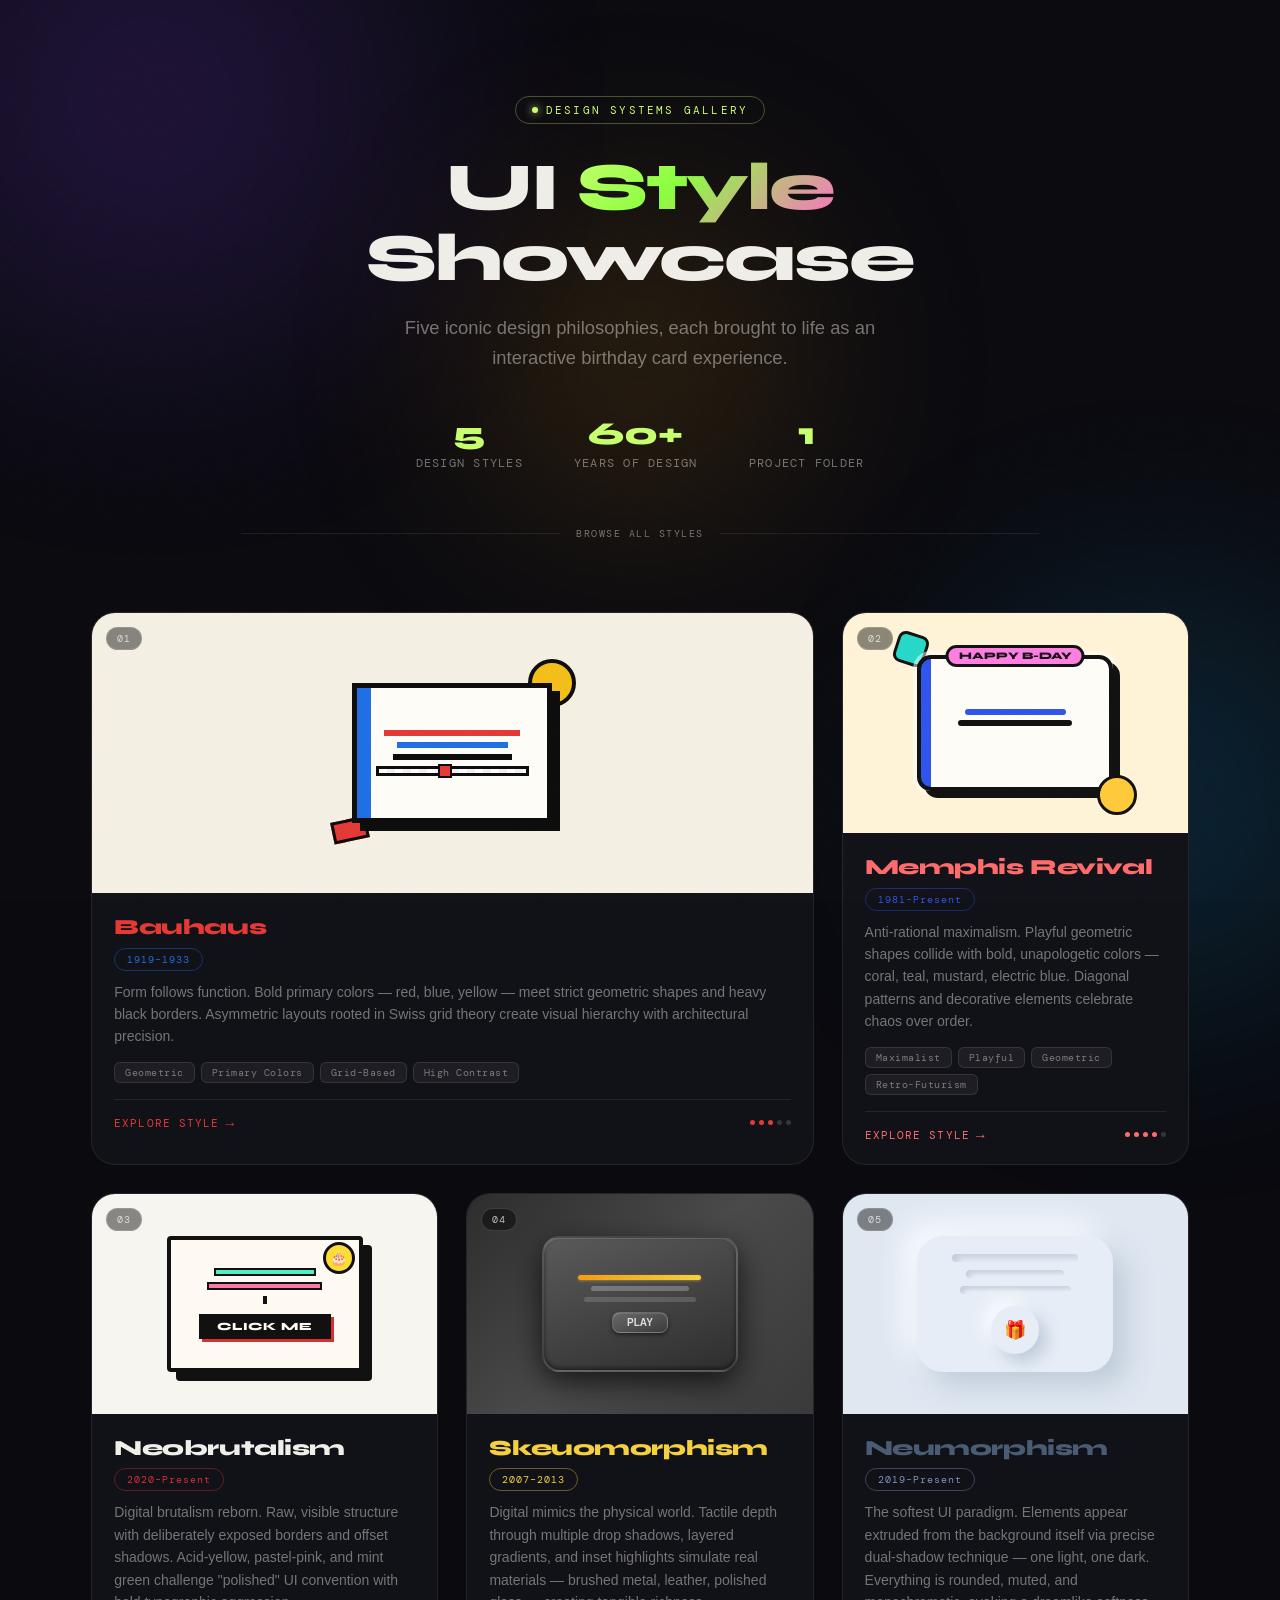
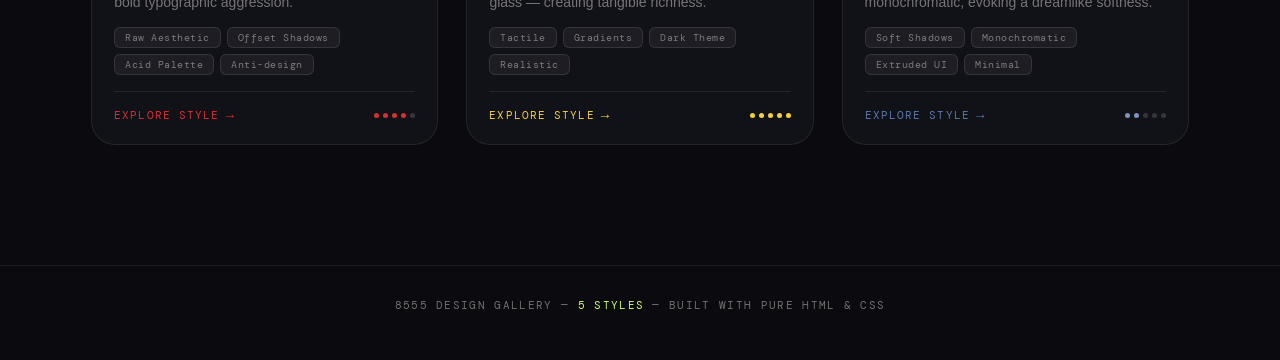
<file: index.html>
<!DOCTYPE html>
<html lang="en">
<head>
  <meta charset="UTF-8" />
  <meta name="viewport" content="width=device-width, initial-scale=1.0" />
  <title>UI Style Gallery — Design Showcase</title>
  <meta name="description" content="Explore 5 iconic UI design styles: Bauhaus, Memphis Revival, Neobrutalism, Skeuomorphism, and Neumorphism — each beautifully showcased as an interactive tile." />
  <link rel="preconnect" href="https://fonts.googleapis.com" />
  <link rel="preconnect" href="https://fonts.gstatic.com" crossorigin />
  <link href="https://fonts.googleapis.com/css2?family=Syne:wght@400;600;700;800&family=DM+Mono:ital@0;1&family=Cabinet+Grotesk:wght@400;500;700;900&display=swap" rel="stylesheet" />

  <style>
    /* ────────────────────────────────────────────────
       RESET & TOKENS
    ──────────────────────────────────────────────── */
    *, *::before, *::after { box-sizing: border-box; margin: 0; padding: 0; }

    :root {
      --bg: #0a0a0f;
      --surface: #111118;
      --border: rgba(255,255,255,0.08);
      --text-primary: #f0eee8;
      --text-muted: rgba(240,238,232,0.45);
      --accent: #c8ff6e;
      --accent2: #ff6ec8;
      --gutter: clamp(20px, 4vw, 60px);
      --radius-card: 24px;
      --font-display: 'Syne', sans-serif;
      --font-body: 'Cabinet Grotesk', sans-serif;
      --font-mono: 'DM Mono', monospace;
    }

    html { scroll-behavior: smooth; }

    body {
      background: var(--bg);
      color: var(--text-primary);
      font-family: var(--font-body);
      min-height: 100vh;
      overflow-x: hidden;
    }

    /* ────────────────────────────────────────────────
       NOISE GRAIN OVERLAY
    ──────────────────────────────────────────────── */
    body::before {
      content: '';
      position: fixed;
      inset: 0;
      background-image: url("data:image/svg+xml,%3Csvg viewBox='0 0 256 256' xmlns='http://www.w3.org/2000/svg'%3E%3Cfilter id='noise'%3E%3CfeTurbulence type='fractalNoise' baseFrequency='0.9' numOctaves='4' stitchTiles='stitch'/%3E%3C/filter%3E%3Crect width='100%25' height='100%25' filter='url(%23noise)' opacity='0.04'/%3E%3C/svg%3E");
      background-size: 200px;
      opacity: 0.6;
      pointer-events: none;
      z-index: 9999;
    }

    /* ────────────────────────────────────────────────
       AMBIENT GLOW BLOBS
    ──────────────────────────────────────────────── */
    .blob {
      position: fixed;
      border-radius: 50%;
      filter: blur(120px);
      opacity: 0.18;
      pointer-events: none;
      z-index: 0;
      animation: blobDrift 18s ease-in-out infinite alternate;
    }
    .blob-1 { width: 500px; height: 500px; background: #7c3aed; top: -150px; left: -100px; animation-delay: 0s; }
    .blob-2 { width: 400px; height: 400px; background: #0ea5e9; bottom: -100px; right: -80px; animation-delay: -6s; }
    .blob-3 { width: 300px; height: 300px; background: #f59e0b; top: 40%; left: 50%; transform: translate(-50%,-50%); animation-delay: -12s; }

    @keyframes blobDrift {
      from { transform: translate(0,0) scale(1); }
      to   { transform: translate(40px, 30px) scale(1.08); }
    }

    /* ────────────────────────────────────────────────
       HEADER
    ──────────────────────────────────────────────── */
    header {
      position: relative;
      z-index: 10;
      padding: clamp(48px, 8vw, 96px) var(--gutter) clamp(32px, 5vw, 56px);
      text-align: center;
    }

    .eyebrow {
      display: inline-flex;
      align-items: center;
      gap: 8px;
      font-family: var(--font-mono);
      font-size: 11px;
      letter-spacing: 0.2em;
      text-transform: uppercase;
      color: var(--accent);
      border: 1px solid rgba(200,255,110,0.3);
      border-radius: 999px;
      padding: 6px 16px;
      margin-bottom: 28px;
      animation: fadeSlideDown 0.6s ease both;
    }
    .eyebrow::before {
      content: '';
      width: 6px; height: 6px;
      border-radius: 50%;
      background: var(--accent);
      box-shadow: 0 0 8px var(--accent);
    }

    h1 {
      font-family: var(--font-display);
      font-size: clamp(2rem, 5.5vw, 4.2rem);
      font-weight: 800;
      line-height: 1.05;
      letter-spacing: -0.025em;
      animation: fadeSlideDown 0.7s ease 0.1s both;
    }

    h1 .highlight {
      background: linear-gradient(135deg, var(--accent) 0%, #8bff3d 40%, var(--accent2) 100%);
      -webkit-background-clip: text;
      -webkit-text-fill-color: transparent;
      background-clip: text;
    }

    .subtitle {
      margin-top: 20px;
      font-size: clamp(0.95rem, 2vw, 1.15rem);
      color: var(--text-muted);
      max-width: 480px;
      margin-inline: auto;
      line-height: 1.65;
      animation: fadeSlideDown 0.7s ease 0.2s both;
    }

    .header-stats {
      display: flex;
      justify-content: center;
      gap: clamp(24px, 4vw, 56px);
      margin-top: 40px;
      animation: fadeSlideDown 0.7s ease 0.3s both;
    }

    .stat {
      text-align: center;
    }
    .stat-num {
      font-family: var(--font-display);
      font-size: 2rem;
      font-weight: 800;
      color: var(--accent);
      display: block;
    }
    .stat-label {
      font-size: 0.78rem;
      letter-spacing: 0.1em;
      text-transform: uppercase;
      color: var(--text-muted);
      font-family: var(--font-mono);
    }

    /* ────────────────────────────────────────────────
       DIVIDER
    ──────────────────────────────────────────────── */
    .divider {
      position: relative;
      z-index: 10;
      max-width: 900px;
      margin: 0 auto clamp(40px, 6vw, 72px);
      padding: 0 var(--gutter);
      display: flex;
      align-items: center;
      gap: 16px;
    }
    .divider-line { flex: 1; height: 1px; background: var(--border); }
    .divider-label {
      font-family: var(--font-mono);
      font-size: 10px;
      letter-spacing: 0.15em;
      text-transform: uppercase;
      color: var(--text-muted);
      white-space: nowrap;
    }

    /* ────────────────────────────────────────────────
       GRID
    ──────────────────────────────────────────────── */
    .gallery {
      position: relative;
      z-index: 10;
      display: grid;
      grid-template-columns: repeat(auto-fill, minmax(min(340px, 100%), 1fr));
      gap: clamp(16px, 2.5vw, 28px);
      max-width: 1200px;
      margin: 0 auto;
      padding: 0 var(--gutter) clamp(60px, 10vw, 120px);
    }

    /* ────────────────────────────────────────────────
       STYLE CARD
    ──────────────────────────────────────────────── */
    .style-card {
      position: relative;
      border-radius: var(--radius-card);
      border: 1px solid var(--border);
      overflow: hidden;
      background: var(--surface);
      text-decoration: none;
      color: inherit;
      display: flex;
      flex-direction: column;
      transition: transform 0.35s cubic-bezier(0.34, 1.56, 0.64, 1),
                  box-shadow 0.35s ease,
                  border-color 0.25s ease;
      cursor: pointer;
      animation: cardReveal 0.6s ease both;
    }

    .style-card:hover {
      transform: translateY(-8px) scale(1.015);
      box-shadow: 0 32px 64px rgba(0,0,0,0.5), 0 0 0 1px rgba(255,255,255,0.12);
      border-color: rgba(255,255,255,0.18);
    }

    @keyframes cardReveal {
      from { opacity: 0; transform: translateY(30px); }
      to   { opacity: 1; transform: translateY(0); }
    }

    .style-card:nth-child(1) { animation-delay: 0.1s; }
    .style-card:nth-child(2) { animation-delay: 0.18s; }
    .style-card:nth-child(3) { animation-delay: 0.26s; }
    .style-card:nth-child(4) { animation-delay: 0.34s; }
    .style-card:nth-child(5) { animation-delay: 0.42s; }

    /* THUMBNAIL AREA */
    .card-thumb {
      position: relative;
      height: 220px;
      overflow: hidden;
      flex-shrink: 0;
    }

    .card-thumb-inner {
      position: absolute;
      inset: 0;
      display: flex;
      align-items: center;
      justify-content: center;
      transition: transform 0.45s cubic-bezier(0.25, 0.46, 0.45, 0.94);
    }

    .style-card:hover .card-thumb-inner {
      transform: scale(1.06);
    }

    /* OPEN LINK ICON */
    .card-open-btn {
      position: absolute;
      top: 14px;
      right: 14px;
      z-index: 5;
      width: 36px;
      height: 36px;
      border-radius: 50%;
      background: rgba(0,0,0,0.5);
      backdrop-filter: blur(8px);
      border: 1px solid rgba(255,255,255,0.2);
      display: flex;
      align-items: center;
      justify-content: center;
      color: #fff;
      opacity: 0;
      transform: scale(0.8);
      transition: opacity 0.25s ease, transform 0.25s ease;
    }
    .style-card:hover .card-open-btn {
      opacity: 1;
      transform: scale(1);
    }
    .card-open-btn svg { width: 15px; height: 15px; }

    /* STYLE NUMBER BADGE */
    .card-num {
      position: absolute;
      top: 14px;
      left: 14px;
      z-index: 5;
      font-family: var(--font-mono);
      font-size: 10px;
      letter-spacing: 0.1em;
      padding: 4px 10px;
      border-radius: 999px;
      background: rgba(0,0,0,0.45);
      backdrop-filter: blur(8px);
      border: 1px solid rgba(255,255,255,0.15);
      color: rgba(255,255,255,0.7);
    }

    /* CARD BODY */
    .card-body {
      padding: 22px 22px 20px;
      flex: 1;
      display: flex;
      flex-direction: column;
      gap: 10px;
    }

    .card-header-row {
      display: flex;
      flex-direction: column;
      align-items: flex-start;
      gap: 8px;
    }

    .card-title {
      font-family: var(--font-display);
      font-size: clamp(1.1rem, 4vw, 1.35rem);
      font-weight: 800;
      letter-spacing: -0.02em;
      line-height: 1.15;
      overflow-wrap: break-word;
      word-break: break-word;
      hyphens: auto;
      max-width: 100%;
    }

    .card-era {
      font-family: var(--font-mono);
      font-size: 10px;
      letter-spacing: 0.1em;
      padding: 4px 12px;
      border-radius: 999px;
      border: 1px solid;
      white-space: nowrap;
      align-self: flex-start;
    }

    .card-desc {
      font-size: 0.875rem;
      color: var(--text-muted);
      line-height: 1.6;
    }

    .card-tags {
      display: flex;
      flex-wrap: wrap;
      gap: 6px;
      margin-top: 4px;
    }

    .tag {
      font-family: var(--font-mono);
      font-size: 10px;
      padding: 3px 10px;
      border-radius: 6px;
      background: rgba(255,255,255,0.05);
      border: 1px solid rgba(255,255,255,0.1);
      color: var(--text-muted);
      letter-spacing: 0.05em;
    }

    .card-footer {
      display: flex;
      align-items: center;
      justify-content: space-between;
      margin-top: 6px;
      padding-top: 14px;
      border-top: 1px solid var(--border);
    }

    .explore-link {
      font-family: var(--font-mono);
      font-size: 11px;
      letter-spacing: 0.1em;
      text-transform: uppercase;
      display: flex;
      align-items: center;
      gap: 6px;
      transition: gap 0.2s ease;
    }
    .style-card:hover .explore-link { gap: 10px; }

    .explore-link::after {
      content: '→';
      font-size: 14px;
    }

    .complexity-dots {
      display: flex;
      gap: 4px;
      align-items: center;
    }
    .complexity-dot {
      width: 5px;
      height: 5px;
      border-radius: 50%;
      background: rgba(255,255,255,0.15);
    }


    /* ══════════════════════════════════════════════
       INDIVIDUAL CARD THEMES (thumbnail previews)
    ══════════════════════════════════════════════ */

    /* ─── 1. BAUHAUS ─── */
    .card--bauhaus .card-thumb {
      background: #f5f0e4;
    }
    .card--bauhaus .card-title { color: #e53935; }
    .card--bauhaus .card-era { color: #1f6fe5; border-color: rgba(31,111,229,0.4); }
    .card--bauhaus .explore-link { color: #e53935; }

    .bauhaus-preview {
      position: relative;
      width: 220px;
      height: 160px;
    }
    .bauhaus-preview .bh-card {
      position: absolute;
      inset: 10px;
      border: 5px solid #0c0c0c;
      background: linear-gradient(90deg, #1f6fe5 0 14px, #fffdf7 14px 100%);
      box-shadow: 8px 8px 0 #0c0c0c;
      display: flex;
      flex-direction: column;
      align-items: center;
      justify-content: center;
      gap: 6px;
      padding: 10px;
    }
    .bauhaus-preview .bh-line {
      height: 6px;
      border-radius: 0;
      background: #0c0c0c;
    }
    .bauhaus-preview .bh-line:nth-child(1) { width: 80%; background: #e53935; }
    .bauhaus-preview .bh-line:nth-child(2) { width: 65%; background: #1f6fe5; }
    .bauhaus-preview .bh-line:nth-child(3) { width: 70%; background: #0c0c0c; }
    .bauhaus-preview .bh-circle {
      position: absolute;
      width: 48px; height: 48px;
      border-radius: 50%;
      background: #f4bf18;
      border: 4px solid #0c0c0c;
      top: -14px; right: -14px;
    }
    .bauhaus-preview .bh-rect {
      position: absolute;
      width: 36px; height: 22px;
      background: #e53935;
      border: 3px solid #0c0c0c;
      bottom: -8px; left: -10px;
      transform: rotate(-12deg);
    }
    .bauhaus-preview .bh-slider {
      width: 90%;
      height: 10px;
      border: 3px solid #0c0c0c;
      border-radius: 0;
      background: repeating-linear-gradient(90deg, #fff 0 8px, #f2f2f2 8px 16px);
      position: relative;
    }
    .bauhaus-preview .bh-thumb {
      position: absolute;
      width: 14px; height: 14px;
      background: #e53935;
      border: 2px solid #0c0c0c;
      top: 50%; left: 40%;
      transform: translateY(-50%);
    }

    /* bauhaus complexity */
    .card--bauhaus .complexity-dot:nth-child(-n+3) { background: #e53935; }

    /* ─── 2. MEMPHIS REVIVAL ─── */
    .card--memphis .card-thumb {
      background: #fff4d8;
    }
    .card--memphis .card-title { color: #ff6b6b; }
    .card--memphis .card-era { color: #2f54eb; border-color: rgba(47,84,235,0.4); }
    .card--memphis .explore-link { color: #ff6b6b; }

    .memphis-preview {
      position: relative;
      width: 220px;
      height: 160px;
    }
    .memphis-preview .mem-card {
      position: absolute;
      inset: 12px;
      border: 4px solid #111;
      border-radius: 14px;
      background: linear-gradient(90deg, #2f54eb 0 10px, #fffdf7 10px 100%);
      box-shadow: 7px 7px 0 #111, 0 0 0 4px rgba(255,255,255,0.5);
      display: flex;
      flex-direction: column;
      align-items: center;
      justify-content: center;
      gap: 5px;
      padding: 10px;
    }
    .memphis-preview .mem-line {
      height: 6px;
      border-radius: 3px;
    }
    .memphis-preview .mem-line:nth-child(1) { width: 75%; background: #ff6b6b; }
    .memphis-preview .mem-line:nth-child(2) { width: 60%; background: #2f54eb; }
    .memphis-preview .mem-line:nth-child(3) { width: 68%; background: #111; }
    .memphis-preview .mem-deco-sq {
      position: absolute;
      width: 32px; height: 32px;
      border-radius: 8px; transform: rotate(18deg);
      background: #26d9c8;
      border: 3px solid #111;
      top: -10px; left: -10px;
    }
    .memphis-preview .mem-deco-circle {
      position: absolute;
      width: 40px; height: 40px;
      border-radius: 50%;
      background: #ffcb3a;
      border: 3px solid #111;
      bottom: -12px; right: -12px;
    }
    .memphis-preview .mem-pill {
      position: absolute;
      top: -14px; left: 50%; transform: translateX(-50%);
      background: #ff7ee2;
      border: 3px solid #111;
      border-radius: 999px;
      padding: 2px 10px;
      font-size: 10px;
      font-weight: 800;
      color: #111;
      font-family: var(--font-display);
      white-space: nowrap;
    }

    .card--memphis .complexity-dot:nth-child(-n+4) { background: #ff6b6b; }

    /* ─── 3. NEOBRUTALISM ─── */
    .card--neo .card-thumb {
      background: #f7f5ef;
    }
    .card--neo .card-title { color: #f0eee8; }
    .card--neo .card-era { color: #d63031; border-color: rgba(214,48,49,0.4); }
    .card--neo .explore-link { color: #d63031; }

    .neo-preview {
      position: relative;
      width: 220px;
      height: 160px;
    }
    .neo-preview .neo-card {
      position: absolute;
      inset: 12px;
      border: 4px solid #111;
      border-radius: 4px;
      background: #fefaf2;
      box-shadow: 9px 9px 0 #111;
      display: flex;
      flex-direction: column;
      align-items: center;
      justify-content: center;
      gap: 6px;
      padding: 12px;
    }
    .neo-preview .neo-line { height: 8px; border-radius: 0; border: 2px solid #111; }
    .neo-preview .neo-line:nth-child(1) { width: 78%; background: #fddd35; }
    .neo-preview .neo-line:nth-child(2) { width: 62%; background: #55efc4; }
    .neo-preview .neo-line:nth-child(3) { width: 70%; background: #fd79a8; }
    .neo-preview .neo-btn {
      margin-top: 4px;
      padding: 4px 16px;
      background: #111;
      color: #fefaf2;
      border: 2px solid #111;
      border-radius: 0;
      font-size: 11px;
      font-weight: 900;
      font-family: var(--font-display);
      letter-spacing: 0.08em;
      text-transform: uppercase;
      box-shadow: 3px 3px 0 #d63031;
    }
    .neo-preview .neo-stamp {
      position: absolute;
      top: 2px; right: 4px;
      width: 32px; height: 32px;
      border: 3px solid #111;
      border-radius: 50%;
      display: flex;
      align-items: center;
      justify-content: center;
      font-size: 14px;
      background: #fddd35;
    }

    .card--neo .complexity-dot:nth-child(-n+4) { background: #d63031; }

    /* ─── 4. SKEUOMORPHISM ─── */
    .card--skeu .card-thumb {
      background: linear-gradient(135deg, #2d2d2d 0%, #4a4a4a 50%, #3a3a3a 100%);
    }
    .card--skeu .card-title { color: #f4d03f; }
    .card--skeu .card-era { color: #f4d03f; border-color: rgba(244,208,63,0.4); }
    .card--skeu .explore-link { color: #f4d03f; }

    .skeu-preview {
      position: relative;
      width: 220px;
      height: 160px;
    }
    .skeu-preview .sk-card {
      position: absolute;
      inset: 12px;
      border-radius: 18px;
      background: linear-gradient(160deg, #5a5a5a 0%, #2e2e2e 100%);
      border: 2px solid rgba(255,255,255,0.08);
      box-shadow:
        0 10px 30px rgba(0,0,0,0.7),
        inset 0 1px 0 rgba(255,255,255,0.15),
        inset 0 -2px 4px rgba(0,0,0,0.5);
      display: flex;
      flex-direction: column;
      align-items: center;
      justify-content: center;
      gap: 6px;
      padding: 14px;
    }
    .skeu-preview .sk-line {
      height: 5px;
      border-radius: 3px;
    }
    .skeu-preview .sk-line:nth-child(1) { width: 75%; background: linear-gradient(90deg, #f39c12, #f4d03f); box-shadow: 0 1px 3px rgba(244,208,63,0.4); }
    .skeu-preview .sk-line:nth-child(2) { width: 60%; background: rgba(255,255,255,0.25); }
    .skeu-preview .sk-line:nth-child(3) { width: 68%; background: rgba(255,255,255,0.15); }
    .skeu-preview .sk-btn {
      margin-top: 4px;
      padding: 4px 14px;
      border-radius: 8px;
      border: 1px solid rgba(255,255,255,0.2);
      background: linear-gradient(160deg, #686868 0%, #3c3c3c 100%);
      color: rgba(255,255,255,0.8);
      font-size: 10px;
      font-weight: 600;
      box-shadow: 0 2px 4px rgba(0,0,0,0.5), inset 0 1px 0 rgba(255,255,255,0.1);
    }


    .card--skeu .complexity-dot:nth-child(-n+5) { background: #f4d03f; }

    /* ─── 5. NEUMORPHISM ─── */
    .card--neu .card-thumb {
      background: #dfe7f1;
    }
    .card--neu .card-title { color: #4a5b74; }
    .card--neu .card-era { color: #7d93be; border-color: rgba(125,147,190,0.4); }
    .card--neu .explore-link { color: #5a78aa; }

    .neu-preview {
      position: relative;
      width: 220px;
      height: 160px;
    }
    .neu-preview .nu-card {
      position: absolute;
      inset: 12px;
      border-radius: 26px;
      background: #e6edf6;
      box-shadow:
        14px 14px 28px #bfccd9,
        -14px -14px 28px #f8fbff;
      display: flex;
      flex-direction: column;
      align-items: center;
      justify-content: center;
      gap: 8px;
      padding: 14px;
    }
    .neu-preview .nu-line {
      height: 8px;
      border-radius: 999px;
    }
    .neu-preview .nu-line:nth-child(1) {
      width: 75%;
      background: #e6edf6;
      box-shadow: inset 4px 4px 8px #bfccd9, inset -4px -4px 8px #f8fbff;
    }
    .neu-preview .nu-line:nth-child(2) {
      width: 58%;
      background: #e6edf6;
      box-shadow: inset 3px 3px 6px #bfccd9, inset -3px -3px 6px #f8fbff;
    }
    .neu-preview .nu-line:nth-child(3) {
      width: 66%;
      background: #e6edf6;
      box-shadow: inset 3px 3px 6px #bfccd9, inset -3px -3px 6px #f8fbff;
    }
    .neu-preview .nu-btn {
      margin-top: 4px;
      width: 48px; height: 48px;
      border-radius: 50%;
      background: #e6edf6;
      box-shadow:
        8px 8px 16px #bfccd9,
        -8px -8px 16px #f8fbff;
      display: flex;
      align-items: center;
      justify-content: center;
      font-size: 18px;
    }

    .card--neu .complexity-dot:nth-child(-n+2) { background: #7d93be; }


    /* ────────────────────────────────────────────────
       FOOTER
    ──────────────────────────────────────────────── */
    footer {
      position: relative;
      z-index: 10;
      text-align: center;
      padding: 32px var(--gutter) 48px;
      border-top: 1px solid var(--border);
    }
    .footer-text {
      font-family: var(--font-mono);
      font-size: 11px;
      letter-spacing: 0.12em;
      text-transform: uppercase;
      color: var(--text-muted);
    }
    .footer-text span { color: var(--accent); }

    /* ────────────────────────────────────────────────
       ANIMATIONS
    ──────────────────────────────────────────────── */
    @keyframes fadeSlideDown {
      from { opacity: 0; transform: translateY(-16px); }
      to   { opacity: 1; transform: translateY(0); }
    }

    /* ────────────────────────────────────────────────
       RESPONSIVE
    ──────────────────────────────────────────────── */
    @media (max-width: 600px) {
      .gallery { grid-template-columns: 1fr; }
      .header-stats { gap: 24px; }
      .stat-num { font-size: 1.5rem; }

      .card-thumb { height: 190px; }

      .card-body { padding: 16px 16px 14px; gap: 8px; }

      .card-title { font-size: 1.15rem; }

      .card-footer { padding-top: 10px; }
    }

    @media (min-width: 768px) and (max-width: 1080px) {
      .gallery { grid-template-columns: repeat(2, 1fr); }
    }

    @media (min-width: 1081px) {
      /* First card spans 2 columns for featured treatment */
      .style-card:first-child {
        grid-column: span 2;
      }
      .style-card:first-child .card-thumb { height: 280px; }
    }
  </style>
</head>
<body>

  <!-- ambient blobs -->
  <div class="blob blob-1" aria-hidden="true"></div>
  <div class="blob blob-2" aria-hidden="true"></div>
  <div class="blob blob-3" aria-hidden="true"></div>

  <!-- ─── HEADER ─── -->
  <header>
    <div class="eyebrow">Design Systems Gallery</div>
    <h1>UI <span class="highlight">Style</span><br>Showcase</h1>
    <p class="subtitle">Five iconic design philosophies, each brought to life as an interactive birthday card experience.</p>
    <div class="header-stats">
      <div class="stat">
        <span class="stat-num">5</span>
        <span class="stat-label">Design Styles</span>
      </div>
      <div class="stat">
        <span class="stat-num">60+</span>
        <span class="stat-label">Years of Design</span>
      </div>
      <div class="stat">
        <span class="stat-num">1</span>
        <span class="stat-label">Project Folder</span>
      </div>
    </div>
  </header>

  <!-- ─── SECTION DIVIDER ─── -->
  <div class="divider" aria-hidden="true">
    <div class="divider-line"></div>
    <span class="divider-label">Browse All Styles</span>
    <div class="divider-line"></div>
  </div>

  <!-- ─── GALLERY GRID ─── -->
  <main class="gallery" id="gallery">

    <!-- ══ CARD 1: BAUHAUS ══ -->
    <a class="style-card card--bauhaus" href="./Bauhaus/index.html" id="card-bauhaus">
      <div class="card-thumb">
        <span class="card-num">01</span>
        <div class="card-open-btn" aria-label="Open Bauhaus">
          <svg viewBox="0 0 24 24" fill="none" stroke="currentColor" stroke-width="2" stroke-linecap="round"><path d="M18 13v6a2 2 0 0 1-2 2H5a2 2 0 0 1-2-2V8a2 2 0 0 1 2-2h6"/><polyline points="15 3 21 3 21 9"/><line x1="10" y1="14" x2="21" y2="3"/></svg>
        </div>
        <div class="card-thumb-inner">
          <!-- Mini Bauhaus preview -->
          <div class="bauhaus-preview">
            <div class="bh-circle"></div>
            <div class="bh-rect"></div>
            <div class="bh-card">
              <div class="bh-line"></div>
              <div class="bh-line"></div>
              <div class="bh-line"></div>
              <div class="bh-slider"><div class="bh-thumb"></div></div>
            </div>
          </div>
        </div>
      </div>
      <div class="card-body">
        <div class="card-header-row">
          <h2 class="card-title">Bauhaus</h2>
          <span class="card-era">1919–1933</span>
        </div>
        <p class="card-desc">Form follows function. Bold primary colors — red, blue, yellow — meet strict geometric shapes and heavy black borders. Asymmetric layouts rooted in Swiss grid theory create visual hierarchy with architectural precision.</p>
        <div class="card-tags">
          <span class="tag">Geometric</span>
          <span class="tag">Primary Colors</span>
          <span class="tag">Grid-Based</span>
          <span class="tag">High Contrast</span>
        </div>
        <div class="card-footer">
          <span class="explore-link" style="color:#e53935;">Explore Style</span>
          <div class="complexity-dots" title="Complexity: 3/5">
            <div class="complexity-dot"></div>
            <div class="complexity-dot"></div>
            <div class="complexity-dot"></div>
            <div class="complexity-dot"></div>
            <div class="complexity-dot"></div>
          </div>
        </div>
      </div>
    </a>

    <!-- ══ CARD 2: MEMPHIS REVIVAL ══ -->
    <a class="style-card card--memphis" href="./Memphis Revival/index.html" id="card-memphis">
      <div class="card-thumb">
        <span class="card-num">02</span>
        <div class="card-open-btn" aria-label="Open Memphis Revival">
          <svg viewBox="0 0 24 24" fill="none" stroke="currentColor" stroke-width="2" stroke-linecap="round"><path d="M18 13v6a2 2 0 0 1-2 2H5a2 2 0 0 1-2-2V8a2 2 0 0 1 2-2h6"/><polyline points="15 3 21 3 21 9"/><line x1="10" y1="14" x2="21" y2="3"/></svg>
        </div>
        <div class="card-thumb-inner">
          <div class="memphis-preview">
            <div class="mem-deco-sq"></div>
            <div class="mem-card">
              <div class="mem-pill">HAPPY B-DAY</div>
              <div class="mem-line"></div>
              <div class="mem-line"></div>
              <div class="mem-line"></div>
            </div>
            <div class="mem-deco-circle"></div>
          </div>
        </div>
      </div>
      <div class="card-body">
        <div class="card-header-row">
          <h2 class="card-title">Memphis Revival</h2>
          <span class="card-era">1981–Present</span>
        </div>
        <p class="card-desc">Anti-rational maximalism. Playful geometric shapes collide with bold, unapologetic colors — coral, teal, mustard, electric blue. Diagonal patterns and decorative elements celebrate chaos over order.</p>
        <div class="card-tags">
          <span class="tag">Maximalist</span>
          <span class="tag">Playful</span>
          <span class="tag">Geometric</span>
          <span class="tag">Retro-Futurism</span>
        </div>
        <div class="card-footer">
          <span class="explore-link" style="color:#ff6b6b;">Explore Style</span>
          <div class="complexity-dots" title="Complexity: 4/5">
            <div class="complexity-dot"></div>
            <div class="complexity-dot"></div>
            <div class="complexity-dot"></div>
            <div class="complexity-dot"></div>
            <div class="complexity-dot"></div>
          </div>
        </div>
      </div>
    </a>

    <!-- ══ CARD 3: NEOBRUTALISM ══ -->
    <a class="style-card card--neo" href="./Neobrutalism/index.html" id="card-neo">
      <div class="card-thumb">
        <span class="card-num">03</span>
        <div class="card-open-btn" aria-label="Open Neobrutalism">
          <svg viewBox="0 0 24 24" fill="none" stroke="currentColor" stroke-width="2" stroke-linecap="round"><path d="M18 13v6a2 2 0 0 1-2 2H5a2 2 0 0 1-2-2V8a2 2 0 0 1 2-2h6"/><polyline points="15 3 21 3 21 9"/><line x1="10" y1="14" x2="21" y2="3"/></svg>
        </div>
        <div class="card-thumb-inner">
          <div class="neo-preview">
            <div class="neo-card">
              <div class="neo-stamp">🎂</div>
              <div class="neo-line"></div>
              <div class="neo-line"></div>
              <div class="neo-line"></div>
              <div class="neo-btn">CLICK ME</div>
            </div>
          </div>
        </div>
      </div>
      <div class="card-body">
        <div class="card-header-row">
          <h2 class="card-title">Neobrutalism</h2>
          <span class="card-era">2020–Present</span>
        </div>
        <p class="card-desc">Digital brutalism reborn. Raw, visible structure with deliberately exposed borders and offset shadows. Acid-yellow, pastel-pink, and mint green challenge "polished" UI convention with bold typographic aggression.</p>
        <div class="card-tags">
          <span class="tag">Raw Aesthetic</span>
          <span class="tag">Offset Shadows</span>
          <span class="tag">Acid Palette</span>
          <span class="tag">Anti-design</span>
        </div>
        <div class="card-footer">
          <span class="explore-link" style="color:#d63031;">Explore Style</span>
          <div class="complexity-dots" title="Complexity: 4/5">
            <div class="complexity-dot"></div>
            <div class="complexity-dot"></div>
            <div class="complexity-dot"></div>
            <div class="complexity-dot"></div>
            <div class="complexity-dot"></div>
          </div>
        </div>
      </div>
    </a>

    <!-- ══ CARD 4: SKEUOMORPHISM ══ -->
    <a class="style-card card--skeu" href="./Skeuomorphism/index.html" id="card-skeu">
      <div class="card-thumb">
        <span class="card-num">04</span>
        <div class="card-open-btn" aria-label="Open Skeuomorphism">
          <svg viewBox="0 0 24 24" fill="none" stroke="currentColor" stroke-width="2" stroke-linecap="round"><path d="M18 13v6a2 2 0 0 1-2 2H5a2 2 0 0 1-2-2V8a2 2 0 0 1 2-2h6"/><polyline points="15 3 21 3 21 9"/><line x1="10" y1="14" x2="21" y2="3"/></svg>
        </div>
        <div class="card-thumb-inner">
          <div class="skeu-preview">
            <div class="sk-card">

              <div class="sk-line"></div>
              <div class="sk-line"></div>
              <div class="sk-line"></div>
              <div class="sk-btn">PLAY</div>
            </div>
          </div>
        </div>
      </div>
      <div class="card-body">
        <div class="card-header-row">
          <h2 class="card-title">Skeuomorphism</h2>
          <span class="card-era">2007–2013</span>
        </div>
        <p class="card-desc">Digital mimics the physical world. Tactile depth through multiple drop shadows, layered gradients, and inset highlights simulate real materials — brushed metal, leather, polished glass — creating tangible richness.</p>
        <div class="card-tags">
          <span class="tag">Tactile</span>
          <span class="tag">Gradients</span>
          <span class="tag">Dark Theme</span>
          <span class="tag">Realistic</span>
        </div>
        <div class="card-footer">
          <span class="explore-link" style="color:#f4d03f;">Explore Style</span>
          <div class="complexity-dots" title="Complexity: 5/5">
            <div class="complexity-dot"></div>
            <div class="complexity-dot"></div>
            <div class="complexity-dot"></div>
            <div class="complexity-dot"></div>
            <div class="complexity-dot"></div>
          </div>
        </div>
      </div>
    </a>

    <!-- ══ CARD 5: NEUMORPHISM ══ -->
    <a class="style-card card--neu" href="./neumorphisim/index.html" id="card-neu">
      <div class="card-thumb">
        <span class="card-num">05</span>
        <div class="card-open-btn" aria-label="Open Neumorphism">
          <svg viewBox="0 0 24 24" fill="none" stroke="currentColor" stroke-width="2" stroke-linecap="round"><path d="M18 13v6a2 2 0 0 1-2 2H5a2 2 0 0 1-2-2V8a2 2 0 0 1 2-2h6"/><polyline points="15 3 21 3 21 9"/><line x1="10" y1="14" x2="21" y2="3"/></svg>
        </div>
        <div class="card-thumb-inner">
          <div class="neu-preview">
            <div class="nu-card">
              <div class="nu-line"></div>
              <div class="nu-line"></div>
              <div class="nu-line"></div>
              <div class="nu-btn">🎁</div>
            </div>
          </div>
        </div>
      </div>
      <div class="card-body">
        <div class="card-header-row">
          <h2 class="card-title">Neumorphism</h2>
          <span class="card-era">2019–Present</span>
        </div>
        <p class="card-desc">The softest UI paradigm. Elements appear extruded from the background itself via precise dual-shadow technique — one light, one dark. Everything is rounded, muted, and monochromatic, evoking a dreamlike softness.</p>
        <div class="card-tags">
          <span class="tag">Soft Shadows</span>
          <span class="tag">Monochromatic</span>
          <span class="tag">Extruded UI</span>
          <span class="tag">Minimal</span>
        </div>
        <div class="card-footer">
          <span class="explore-link" style="color:#5a78aa;">Explore Style</span>
          <div class="complexity-dots" title="Complexity: 2/5">
            <div class="complexity-dot"></div>
            <div class="complexity-dot"></div>
            <div class="complexity-dot"></div>
            <div class="complexity-dot"></div>
            <div class="complexity-dot"></div>
          </div>
        </div>
      </div>
    </a>

  </main>

  <!-- ─── FOOTER ─── -->
  <footer>
    <p class="footer-text">8555 Design Gallery &mdash; <span>5 Styles</span> &mdash; Built with pure HTML & CSS</p>
  </footer>

</body>
</html>
</file>
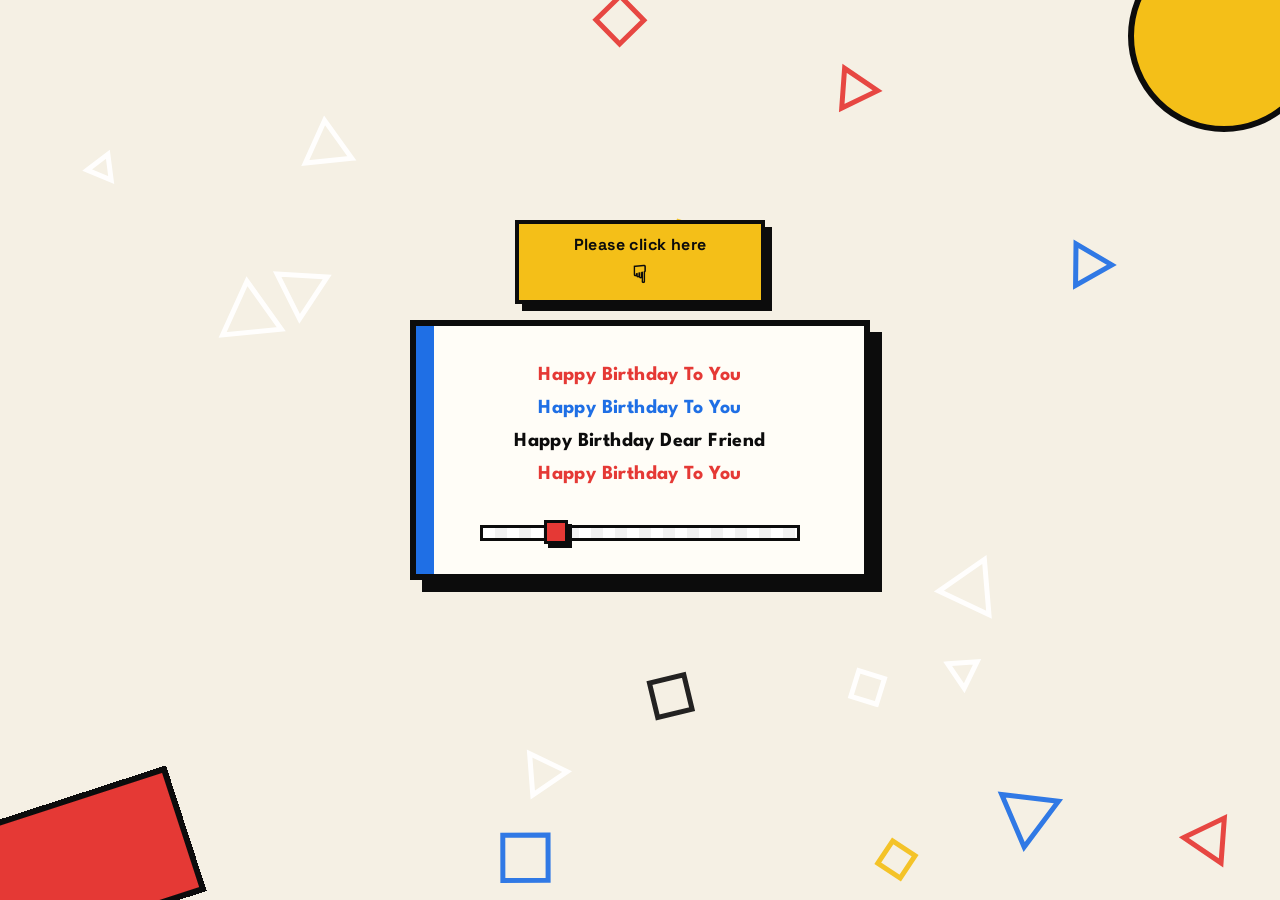
<file: Bauhaus/index.html>
<!DOCTYPE html>
<html lang="en">

  <head>
    <meta charset="UTF-8">
    <meta name="viewport" content="width=device-width, initial-scale=1.0">
    <title>Happy Birthday With Music</title>
    <link rel="stylesheet" href="./style.css">

  </head>
    
  <body>
  <canvas id="canvas"></canvas>
<div id="pleaseClick">Please click here<br><span>&#9759;</span></div>
<div id="wishes">
  <p id="p1"></p>
  <p id="p2"></p>
  <p id="p3"></p>
  <p id="p4"></p>
  <p class="control"><label for="inputSpeed"><!--Speed: --></label><br><input type="range" id="inputSpeed" min="0.1" max="2" step="0.1" value="0.5"></p>
</div>
    <script  src="./script.js"></script>

  </body>
  
</html>
</file>
<file: Bauhaus/style.css>
@import url("https://fonts.googleapis.com/css2?family=League+Spartan:wght@500;700;800&family=Space+Grotesk:wght@500;700&display=swap");

:root {
  --paper: #f5f0e4;
  --ink: #0c0c0c;
  --red: #e53935;
  --blue: #1f6fe5;
  --yellow: #f4bf18;
  --surface: #fffdf7;
}

* {
  box-sizing: border-box;
}

html,
body {
  width: 100%;
  height: 100%;
}

body {
  margin: 0;
  min-height: 100vh;
  padding: 24px;
  display: grid;
  place-items: center;
  position: relative;
  overflow: hidden;
  background: var(--paper);
  color: var(--ink);
  font-family: "Space Grotesk", sans-serif;
  letter-spacing: 0.02em;
  font-size: 20px;
}

body::before,
body::after {
  content: "";
  position: fixed;
  z-index: 1;
  border: 6px solid var(--ink);
  pointer-events: none;
}

body::before {
  width: 180px;
  height: 180px;
  border-radius: 50%;
  background: var(--yellow);
  top: -60px;
  right: -40px;
}

body::after {
  width: 220px;
  height: 120px;
  background: var(--red);
  bottom: -30px;
  left: -40px;
  transform: rotate(-18deg);
}

canvas {
  position: fixed;
  inset: 0;
  z-index: 0;
  opacity: 0.92;
  pointer-events: none;
}

#wishes {
  position: relative;
  z-index: 2;
  width: min(90vw, 460px);
  padding: 30px 24px 20px;
  border: 6px solid var(--ink);
  border-radius: 0;
  text-align: center;
  background:
    linear-gradient(90deg, var(--blue) 0 18px, transparent 18px 100%),
    var(--surface);
  box-shadow: 12px 12px 0 var(--ink);
  cursor: pointer;
}

#wishes p {
  margin: 0.3em 0;
  line-height: 1.35;
  font-weight: 700;
}

span {
  display: inline-block;
}

span.jump {
  animation: jump 0.22s linear 0s 2 alternate;
}

@keyframes jump {
  to {
    transform: translateY(-0.55em);
  }
}

#pleaseClick {
  position: fixed;
  z-index: 3;
  top: max(18px, calc(50vh - 230px));
  left: 50%;
  transform: translateX(-50%);
  width: min(72vw, 250px);
  padding: 10px 14px;
  border: 4px solid var(--ink);
  border-radius: 0;
  background: var(--yellow);
  color: var(--ink);
  text-align: center;
  font-size: 0.8em;
  font-weight: 800;
  box-shadow: 7px 7px 0 var(--ink);
  animation: floatPrompt 0.95s steps(2, end) infinite alternate;
}

#pleaseClick span {
  display: inline-block;
  margin-top: 4px;
  font-size: 1.5em;
}

@keyframes floatPrompt {
  from {
    transform: translateX(-50%) translateY(-4px);
  }
  to {
    transform: translateX(-50%) translateY(4px);
  }
}

.control {
  margin-top: 14px;
  text-align: center;
}

input[type="range"] {
  -webkit-appearance: none;
  appearance: none;
  width: min(72vw, 320px);
  height: 16px;
  border: 3px solid var(--ink);
  border-radius: 0;
  background: repeating-linear-gradient(
    90deg,
    #ffffff 0 12px,
    #f2f2f2 12px 24px
  );
  outline: none;
}

input[type="range"]::-webkit-slider-runnable-track {
  height: 14px;
  border-radius: 0;
  background: transparent;
}

input[type="range"]::-webkit-slider-thumb {
  -webkit-appearance: none;
  appearance: none;
  width: 24px;
  height: 24px;
  margin-top: -6px;
  border: 3px solid var(--ink);
  border-radius: 0;
  background: var(--red);
  box-shadow: 4px 4px 0 var(--ink);
}

input[type="range"]::-moz-range-track {
  height: 14px;
  border: 3px solid var(--ink);
  border-radius: 0;
  background: repeating-linear-gradient(
    90deg,
    #ffffff 0 12px,
    #f2f2f2 12px 24px
  );
}

input[type="range"]::-moz-range-thumb {
  width: 24px;
  height: 24px;
  border: 3px solid var(--ink);
  border-radius: 0;
  background: var(--red);
  box-shadow: 4px 4px 0 var(--ink);
}

#p1 {
  color: var(--red);
  font-family: "League Spartan", sans-serif;
}

#p2 {
  color: var(--blue);
  font-family: "League Spartan", sans-serif;
}

#p3 {
  color: var(--ink);
  font-family: "League Spartan", sans-serif;
}

#p4 {
  color: var(--red);
  font-family: "League Spartan", sans-serif;
}

@media (max-width: 560px) {
  body {
    padding: 18px;
    font-size: 17px;
  }

  #wishes {
    border-width: 5px;
    padding: 24px 16px 18px;
    box-shadow: 8px 8px 0 var(--ink);
  }

  #pleaseClick {
    top: max(12px, calc(50vh - 215px));
    font-size: 0.72em;
    box-shadow: 5px 5px 0 var(--ink);
  }
}
</file>
